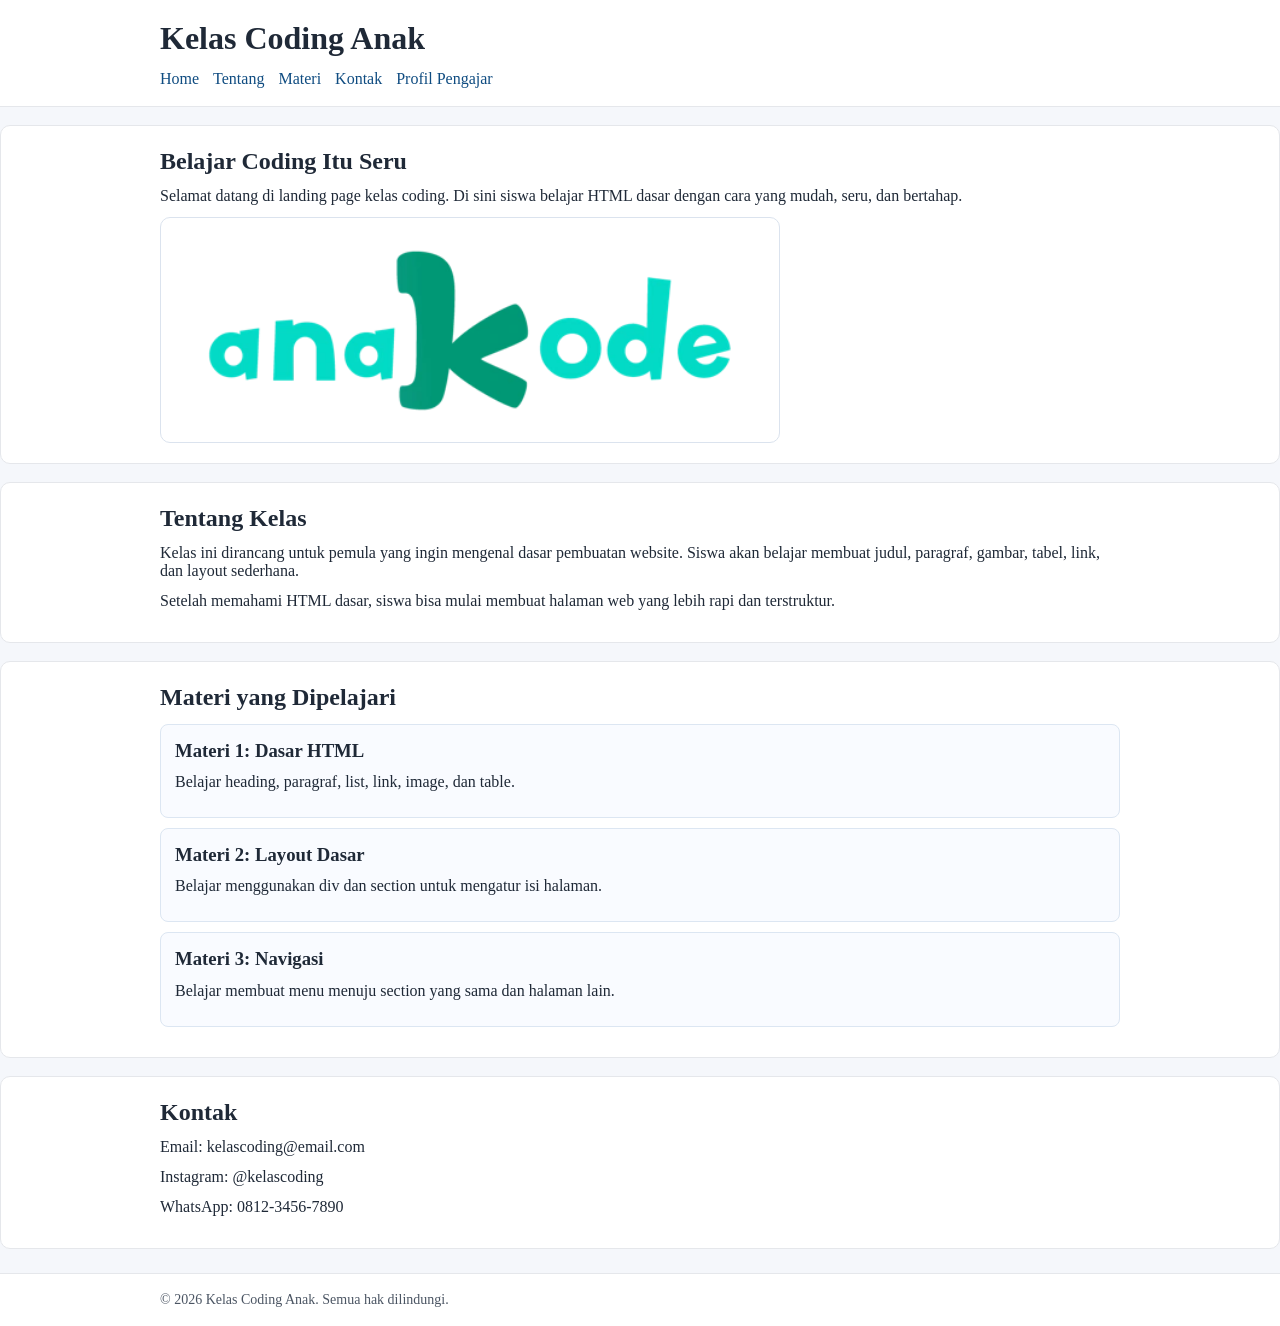
<file: Pertemuan 2/index.html>
<!doctype html>
<html lang="id">
  <head>
    <meta charset="UTF-8" />
    <meta name="viewport" content="width=device-width, initial-scale=1.0" />
    <title>Landing Page Kelas Coding</title>
    <link rel="stylesheet" href="styles.css" />
  </head>
  <body>
    <header>
      <div class="container">
        <h1>Kelas Coding Anak</h1>
        <nav>
          <a href="#home">Home</a>
          <a href="#tentang">Tentang</a>
          <a href="#materi">Materi</a>
          <a href="#kontak">Kontak</a>
          <a href="profile.html">Profil Pengajar</a>
        </nav>
      </div>
    </header>

    <!-- HERO SECTION -->
    <section id="home">
      <div class="container">
        <h2>Belajar Coding Itu Seru</h2>
        <p>
          Selamat datang di landing page kelas coding. Di sini siswa belajar
          HTML dasar dengan cara yang mudah, seru, dan bertahap.
        </p>
        <img
          src="Anakode.webp"
          alt="Banner kelas coding"
          class="hero-image"
        />
      </div>
    </section>

    <!-- TENTANG SECTION -->
    <section id="tentang">
      <div class="container">
        <h2>Tentang Kelas</h2>
        <p>
          Kelas ini dirancang untuk pemula yang ingin mengenal dasar pembuatan
          website. Siswa akan belajar membuat judul, paragraf, gambar, tabel,
          link, dan layout sederhana.
        </p>
        <p>
          Setelah memahami HTML dasar, siswa bisa mulai membuat halaman web yang
          lebih rapi dan terstruktur.
        </p>
      </div>
    </section>

    <!-- MATERI SECTION -->
    <section id="materi">
      <div class="container">
        <h2>Materi yang Dipelajari</h2>

        <div class="card">
          <h3>Materi 1: Dasar HTML</h3>
          <p>Belajar heading, paragraf, list, link, image, dan table.</p>
        </div>

        <div class="card">
          <h3>Materi 2: Layout Dasar</h3>
          <p>Belajar menggunakan div dan section untuk mengatur isi halaman.</p>
        </div>

        <div class="card">
          <h3>Materi 3: Navigasi</h3>
          <p>Belajar membuat menu menuju section yang sama dan halaman lain.</p>
        </div>
      </div>
    </section>

    <!-- KONTAK SECTION -->
    <section id="kontak">
      <div class="container">
        <h2>Kontak</h2>
        <p>Email: kelascoding@email.com</p>
        <p>Instagram: @kelascoding</p>
        <p>WhatsApp: 0812-3456-7890</p>
      </div>
    </section>

    <!-- FOOTER -->
    <footer>
      <div class="container">
        <p>&copy; 2026 Kelas Coding Anak. Semua hak dilindungi.</p>
      </div>
    </footer>
  </body>
</html>
</file>
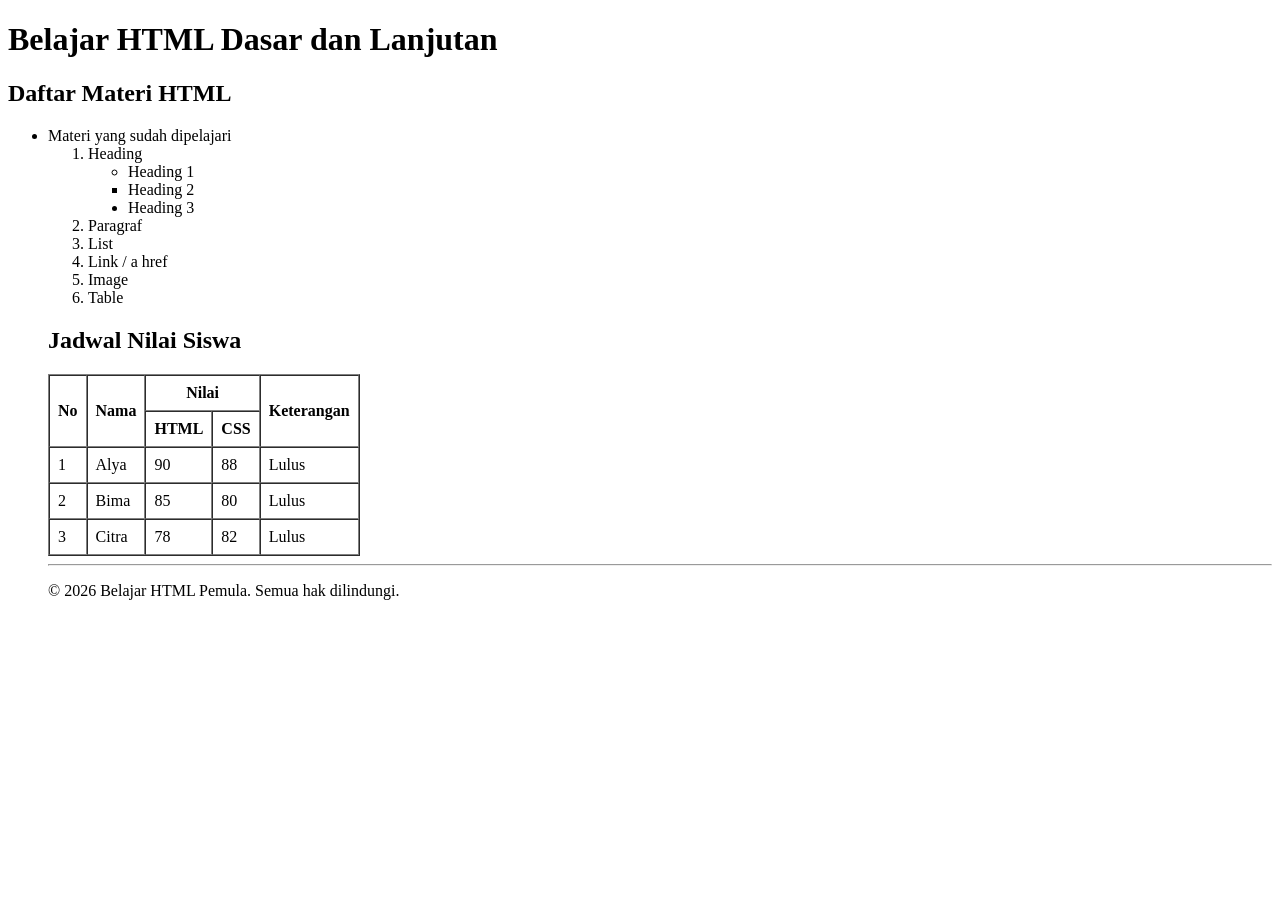
<file: Pertemuan 3/index.html>
<!doctype html>
<html lang="id">
  <head>
    <meta charset="UTF-8" />
    <meta name="viewport" content="width=device-width, initial-scale=1.0" />
    <title>Latihan HTML Lengkap</title>
  </head>
  <body>
    <h1>Belajar HTML Dasar dan Lanjutan</h1>

    <h2>Daftar Materi HTML</h2>
    <ul>
      <li>
        Materi yang sudah dipelajari
        <ol>
          <li>Heading</li>
          <ul>
            <li type="circle">Heading 1</li>
            <li type="Square">Heading 2</li>
            <li type="Disc">Heading 3</li>
          </ul>
          <li>Paragraf</li>
          <li>List</li>
          <li>Link / a href</li>
          <li>Image</li>
          <li>Table</li>
        </ol>
      </li>

    <h2>Jadwal Nilai Siswa</h2>
    <table border="1" cellpadding="8" cellspacing="0">
      <tr>
        <th rowspan="2">No</th>
        <th rowspan="2">Nama</th>
        <th colspan="2">Nilai</th>
        <th rowspan="2">Keterangan</th>
      </tr>
      <tr>
        <th>HTML</th>
        <th>CSS</th>
      </tr>
      <tr>
        <td>1</td>
        <td>Alya</td>
        <td>90</td>
        <td>88</td>
        <td>Lulus</td>
      </tr>
      <tr>
        <td>2</td>
        <td>Bima</td>
        <td>85</td>
        <td>80</td>
        <td>Lulus</td>
      </tr>
      <tr>
        <td>3</td>
        <td>Citra</td>
        <td>78</td>
        <td>82</td>
        <td>Lulus</td>
      </tr>
    </table>

    <hr />

    <footer>
      <p>&copy; 2026 Belajar HTML Pemula. Semua hak dilindungi.</p>
    </footer>
  </body>
</html>
</file>
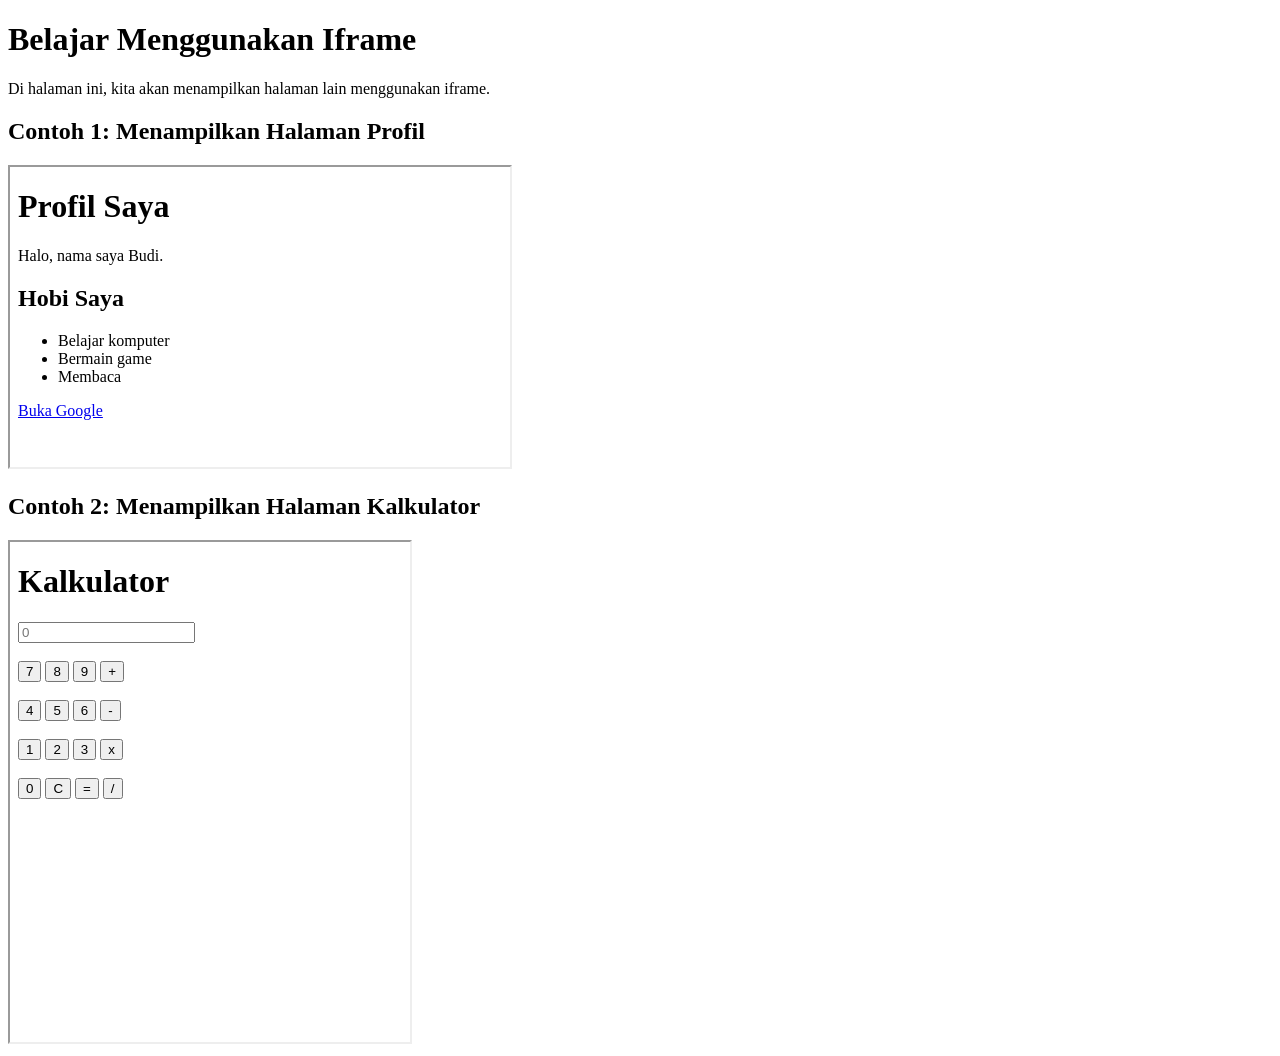
<file: Pertemuan Alt 6/index.html>
<!DOCTYPE html>
<html lang="id">
<head>
  <meta charset="UTF-8">
  <meta name="viewport" content="width=device-width, initial-scale=1.0">
  <title>Belajar Iframe</title>
</head>
<body>

  <h1>Belajar Menggunakan Iframe</h1>

  <p>
    Di halaman ini, kita akan menampilkan halaman lain menggunakan iframe.
  </p>

  <h2>Contoh 1: Menampilkan Halaman Profil</h2>

  <iframe 
    src="profil.html" 
    width="500" 
    height="300"
    title="Halaman Profil">
  </iframe>

  <h2>Contoh 2: Menampilkan Halaman Kalkulator</h2>

  <iframe 
    src="kalkulator.html" 
    width="400" 
    height="500"
    title="Halaman Kalkulator">
  </iframe>

</body>
</html>
</file>
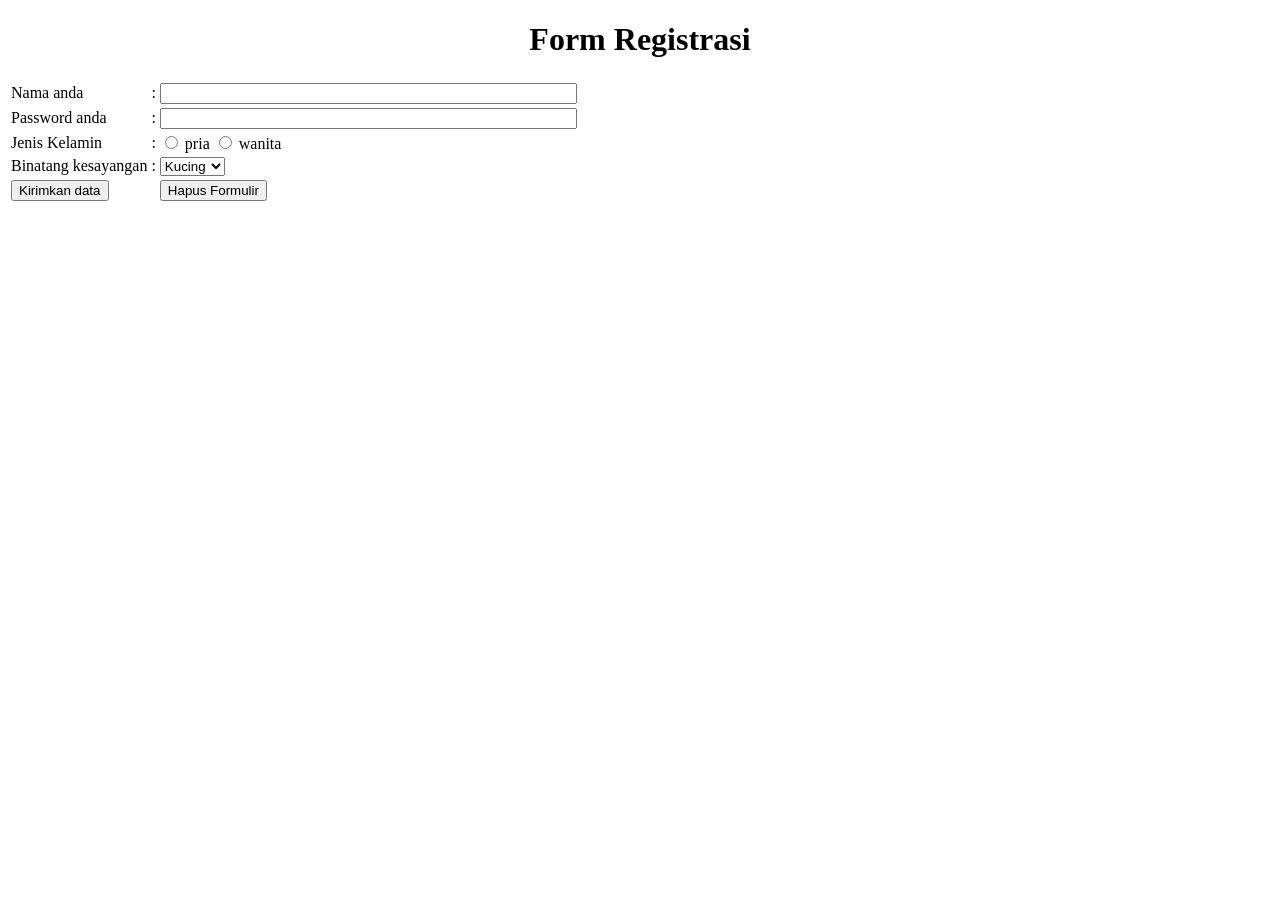
<file: Pertemuan 2/form.html>
<!DOCTYPE html>
<html lang="id">
<head>
  <meta charset="UTF-8">
  <meta name="viewport" content="width=device-width, initial-scale=1.0">
  <title>Form Registrasi</title>
</head>
<body>

  <h1 align="center">Form Registrasi</h1>

  <form>
    <table>
      <tr>
        <td>Nama anda</td>
        <td>:</td>
        <td><input type="text" name="nama" size="50"></td>
      </tr>
      <tr>
        <td>Password anda</td>
        <td>:</td>
        <td><input type="password" name="password" size="50"></td>
      </tr>
      <tr>
        <td>Jenis Kelamin</td>
        <td>:</td>
        <td>
          <input type="radio" name="jk" value="pria"> pria
          <input type="radio" name="jk" value="wanita"> wanita
        </td>
      </tr>
      <tr>
        <td>Binatang kesayangan</td>
        <td>:</td>
        <td>
          <select name="binatang">
            <option>Kucing</option>
            <option>Anjing</option>
            <option>Kelinci</option>
            <option>Burung</option>
          </select>
        </td>
      </tr>
      <tr>
        <td>
          <input type="submit" value="Kirimkan data">
        </td>
        <td></td>
        <td>
          <input type="reset" value="Hapus Formulir">
        </td>
      </tr>
    </table>
  </form>

</body>
</html>
</file>
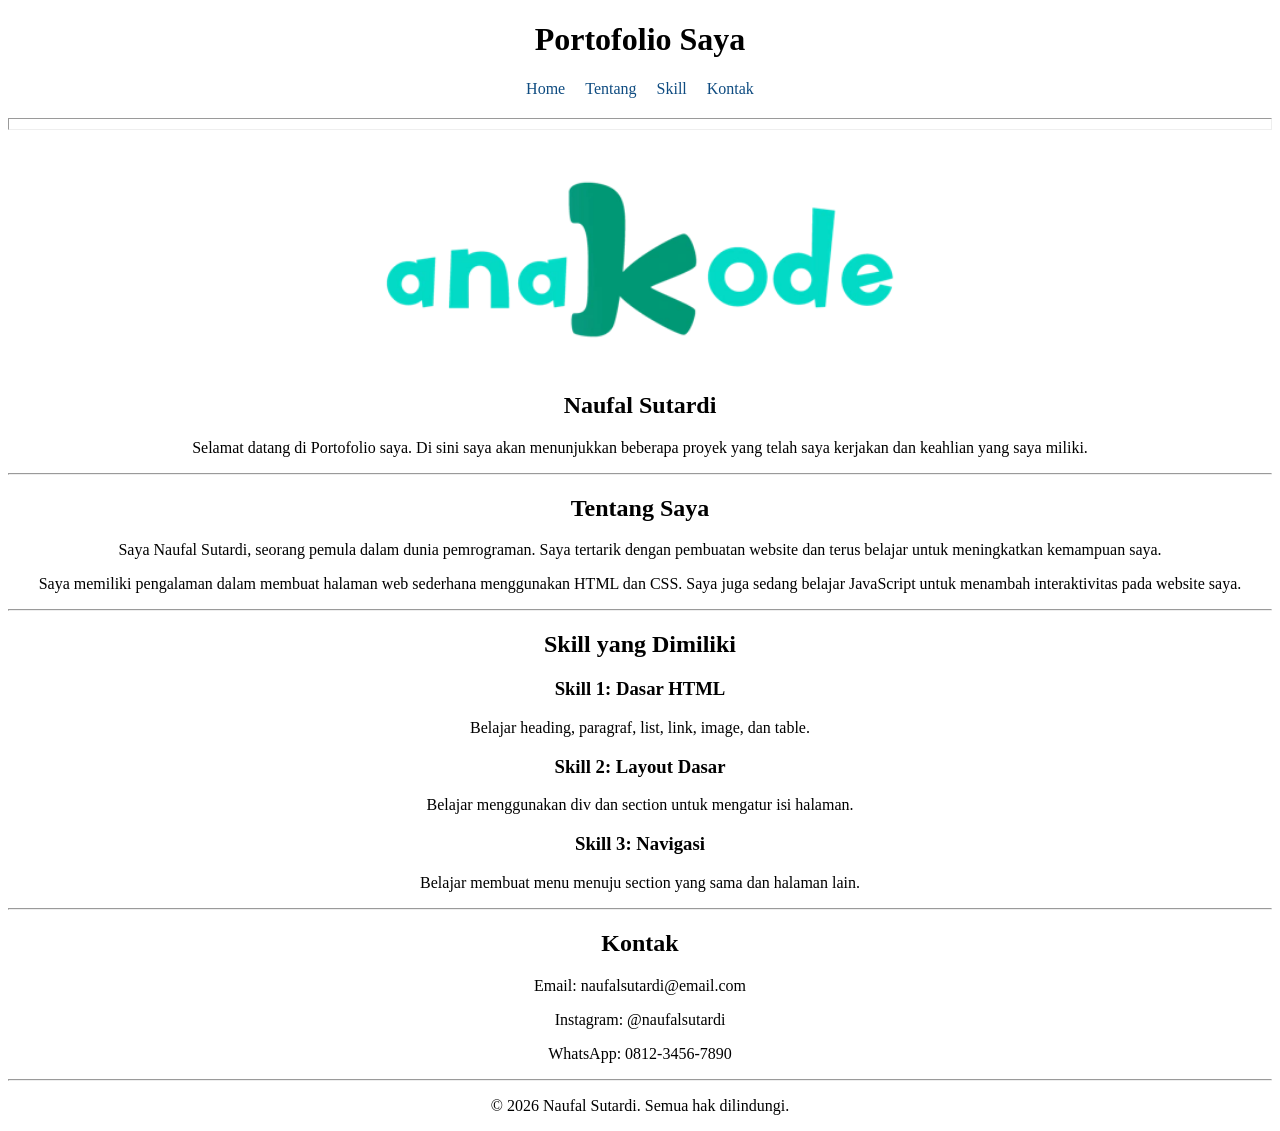
<file: Pertemuan 2/latihan.html>
<!DOCTYPE html>
<html lang="id">
    <head>
        <meta charset="UTF-8">
        <meta name="viewport" content="width=device-width, initial-scale=1.0">
        <title>Portofolio</title>
    </head>

    <body style="text-align: center;">
    <div>
        <h1 style="text-align: center;">Portofolio Saya</h1>
        <nav style="display: flex; gap: 20px; justify-content: center;">
            <a href="#home" style="text-decoration: none; color: #0f4c81;" >Home</a> 
            <a href="#tentang" style="text-decoration: none; color: #0f4c81;" >Tentang</a> 
            <a href="#materi" style="text-decoration: none; color: #0f4c81;" >Skill</a> 
            <a href="#kontak" style="text-decoration: none; color: #0f4c81;" >Kontak</a> 
        </nav>
    </div>

    <hr style="margin: 20px 0; color: #0f4c81; height: 10px;">

    <section id="home">
        <div>
            <img src="Anakode.webp" alt="foto saya" width="600">
        <h2>Naufal Sutardi</h2>
        <p>
            Selamat datang di Portofolio saya. Di sini saya akan menunjukkan 
            beberapa proyek yang telah saya kerjakan dan keahlian yang saya miliki.
        </p>
        </div>
    </section>

    <hr>

    <section id="tentang">
        <div>
        <h2>Tentang Saya</h2>
        <p>
            Saya Naufal Sutardi, seorang pemula dalam dunia pemrograman. 
            Saya tertarik dengan pembuatan website dan terus belajar untuk 
            meningkatkan kemampuan saya.
        </p>
        <p>
            Saya memiliki pengalaman dalam membuat halaman web sederhana menggunakan 
            HTML dan CSS. Saya juga sedang belajar 
            JavaScript untuk menambah interaktivitas pada website saya.
        </p>
        </div>
    </section>

    <hr>

    <section id="materi">
        <div>
        <h2>Skill yang Dimiliki</h2>

        <div>
            <h3>Skill 1: Dasar HTML</h3>
            <p>Belajar heading, paragraf, list, link, image, dan table.</p>
        </div>

        <div>
            <h3>Skill 2: Layout Dasar</h3>
            <p>Belajar menggunakan div dan section untuk mengatur isi halaman.</p>
        </div>

        <div>
            <h3>Skill 3: Navigasi</h3>
            <p>Belajar membuat menu menuju section yang sama dan halaman lain.</p>
        </div>
        </div>
    </section>

    <hr>

    <section id="kontak">
        <div>
        <h2>Kontak</h2>
        <p>Email: naufalsutardi@email.com</p>
        <p>Instagram: @naufalsutardi</p>
        <p>WhatsApp: 0812-3456-7890</p>
        </div>
    </section>

    <hr>

    <div>
        <p>&copy; 2026 Naufal Sutardi. Semua hak dilindungi.</p>
    </div>

    </body>
</html>
</file>
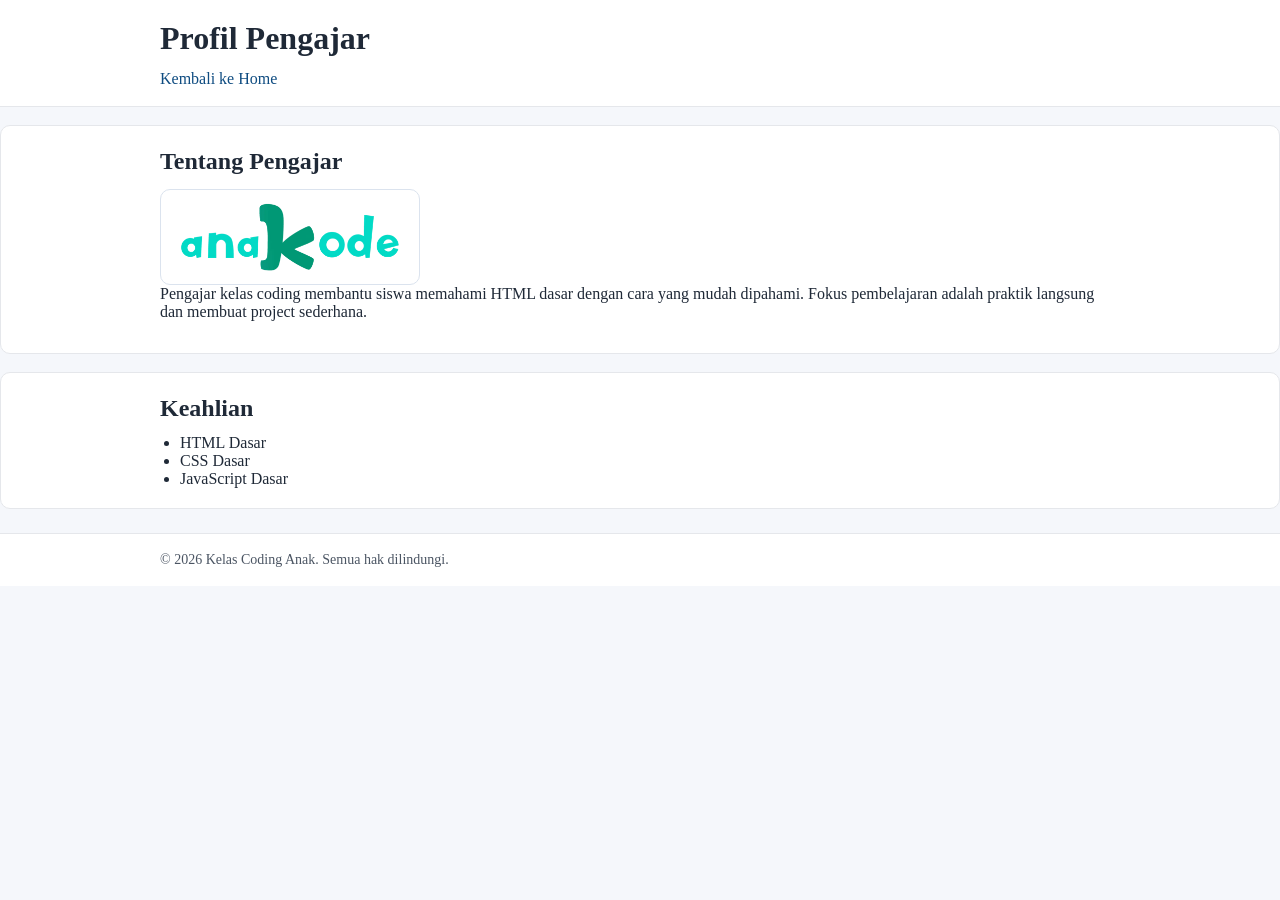
<file: Pertemuan 2/profile.html>
<!doctype html>
<html lang="id">
  <head>
    <meta charset="UTF-8" />
    <meta name="viewport" content="width=device-width, initial-scale=1.0" />
    <title>Profil Pengajar</title>
    <link rel="stylesheet" href="styles.css" />
  </head>
  <body>
    <header>
      <div class="container">
        <h1>Profil Pengajar</h1>
        <nav>
          <a href="index.html">Kembali ke Home</a>
        </nav>
      </div>
    </header>

    <section>
      <div class="container">
        <h2>Tentang Pengajar</h2>
        <img
          src="Anakode.webp"
          alt="Foto pengajar"
          class="profile-image"
        />
        <p>
          Pengajar kelas coding membantu siswa memahami HTML dasar dengan cara
          yang mudah dipahami. Fokus pembelajaran adalah praktik langsung dan
          membuat project sederhana.
        </p>
      </div>
    </section>

    <section>
      <div class="container">
        <h2>Keahlian</h2>
        <ul>
          <li>HTML Dasar</li>
          <li>CSS Dasar</li>
          <li>JavaScript Dasar</li>
        </ul>
      </div>
    </section>

    <footer>
      <div class="container">
        <p>&copy; 2026 Kelas Coding Anak. Semua hak dilindungi.</p>
      </div>
    </footer>
  </body>
</html>
</file>
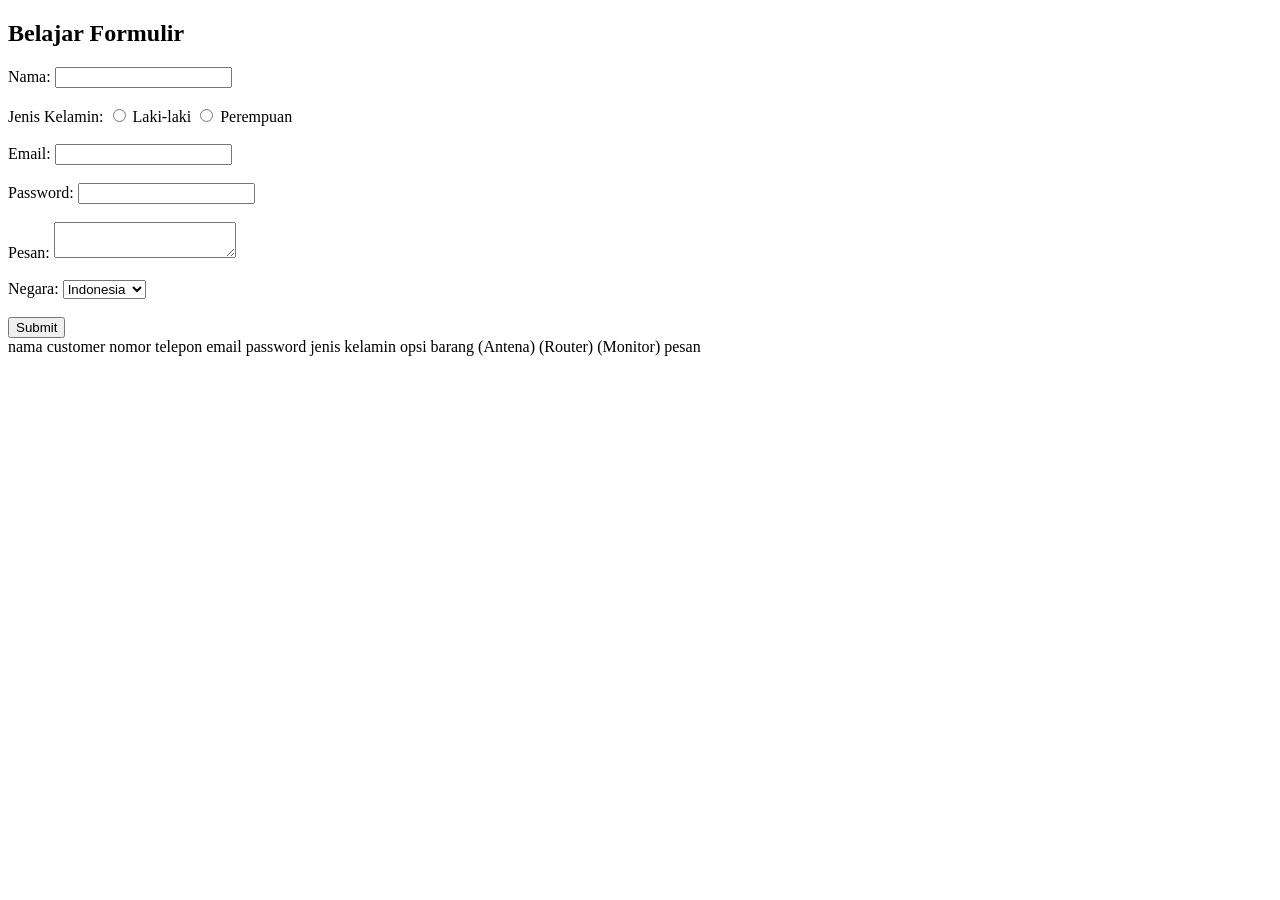
<file: Pertemuan 3/form.html>
<!DOCTYPE html>
<html lang="en">
<head>
    <meta charset="UTF-8">
    <meta name="viewport" content="width=device-width, initial-scale=1.0">
    <title>Review</title>
</head>
<body>
    <h2>Belajar Formulir</h2>
    <form>
        <!-- Form Input -->
        <label>Nama:</label>
        <input type="text"><br><br>

        <label>Jenis Kelamin:</label>
        <input type="radio" id="laki" name="gender" value="laki">
        <label for="laki">Laki-laki</label>
        <input type="radio" id="perempuan" name="gender" value="perempuan">
        <label for="perempuan">Perempuan</label><br><br>

        <label>Email:</label>
        <input type="email"><br><br>

        <label>Password:</label>
        <input type="password"><br><br>

        <label>Pesan:</label>
        <textarea></textarea><br><br>

        <!-- Form Select -->
        <label for="country">Negara:</label>
        <select id="country" name="country">
            <option value="indonesia">Indonesia</option>
            <option value="singapura">Singapura</option>
            <option value="malaysia">Malaysia</option>
        </select><br><br>

        <input type="submit">
    </form>
</body>
</html> 

nama customer 
nomor telepon
email
password
jenis kelamin
opsi barang
    (Antena)
    (Router)
    (Monitor)
pesan
</file>
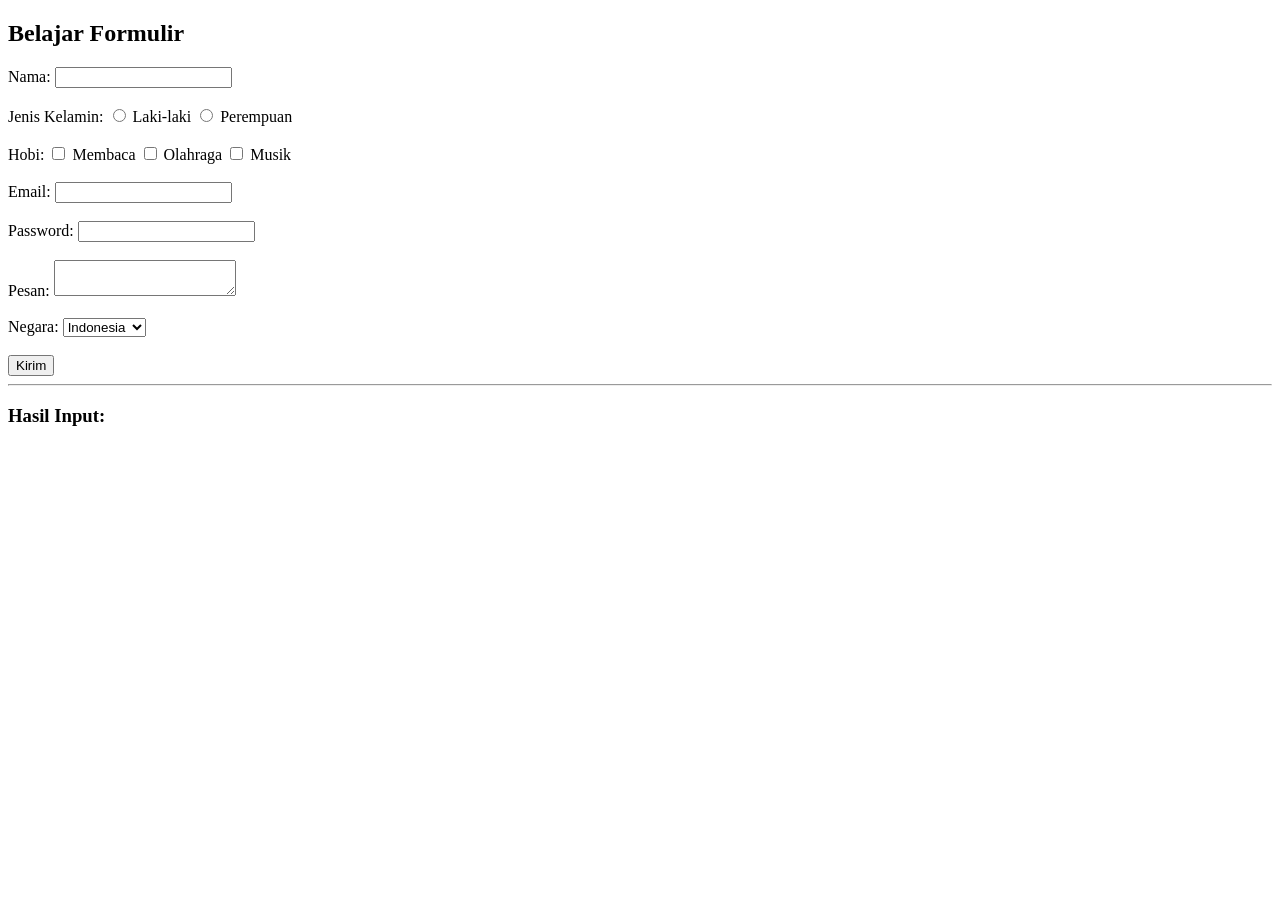
<file: Pertemuan 4/form2.html>
<!DOCTYPE html>
<html lang="en">
<head>
    <meta charset="UTF-8">
    <meta name="viewport" content="width=device-width, initial-scale=1.0">
    <title>Review</title>
</head>
<body>
    <h2>Belajar Formulir</h2>

    <form id="formSiswa">
        <label >Nama:</label>
        <input type="text" id="nama"><br><br>

        <label>Jenis Kelamin:</label>
        <input type="radio" id="laki" name="gender" value="laki-laki">
        <label for="laki">Laki-laki</label>

        <input type="radio" id="perempuan" name="gender" value="perempuan">
        <label for="perempuan">Perempuan</label><br><br>

        <label for="hobi">Hobi:</label>
        <input type="checkbox" id="hobi1" name="hobi" value="Membaca">
        <label for="hobi1">Membaca</label>
        <input type="checkbox" id="hobi2" name="hobi" value="Olahraga">
        <label for="hobi2">Olahraga</label> 
        <input type="checkbox" id="hobi3" name="hobi" value="Musik">
        <label for="hobi3">Musik</label><br><br>

        <label>Email:</label>
        <input type="email" id="email"><br><br>

        <label>Password:</label>
        <input type="password" id="password"><br><br>

        <label>Pesan:</label>
        <textarea id="pesan"></textarea><br><br>

        <label for="country">Negara:</label>
        <select id="country" name="country">
            <option value="Indonesia">Indonesia</option>
            <option value="Singapura">Singapura</option>
            <option value="Malaysia">Malaysia</option>
        </select><br><br>

        <input type="submit" value="Kirim">
    </form>

    <hr>

    <h3>Hasil Input:</h3>
    <div id="hasil"></div>

    <script>
        const form = document.getElementById("formSiswa");

        form.addEventListener("submit", function(event) {
            event.preventDefault();

            const nama = document.getElementById("nama").value;
            const email = document.getElementById("email").value;
            const password = document.getElementById("password").value;
            const pesan = document.getElementById("pesan").value;
            const negara = document.getElementById("country").value;

            const genderDipilih = document.querySelector('input[name="gender"]:checked');

            let gender = "";
            if (genderDipilih) {
                gender = genderDipilih.value;
            } else {
                gender = "Belum dipilih";
            }

            const hobiDipilih = document.querySelectorAll('input[name="hobi"]:checked');
            let hobi = []; // Array untuk menyimpan hobi yang dipilih 
            hobiDipilih.forEach(function(hobiElement) {
                hobi.push(hobiElement.value);
            });

            document.getElementById("hasil").innerHTML = `
                <p><strong>Nama:</strong> ${nama}</p>
                <p><strong>Jenis Kelamin:</strong> ${gender}</p>
                <p><strong>Email:</strong> ${email}</p>
                <p><strong>Password:</strong> ${password}</p>
                <p><strong>Hobi:</strong> ${hobi.join(", ")}</p>
                <p><strong>Pesan:</strong> ${pesan}</p>
                <p><strong>Negara:</strong> ${negara}</p>
            `;
        });
    </script>
</body>
</html>
</file>
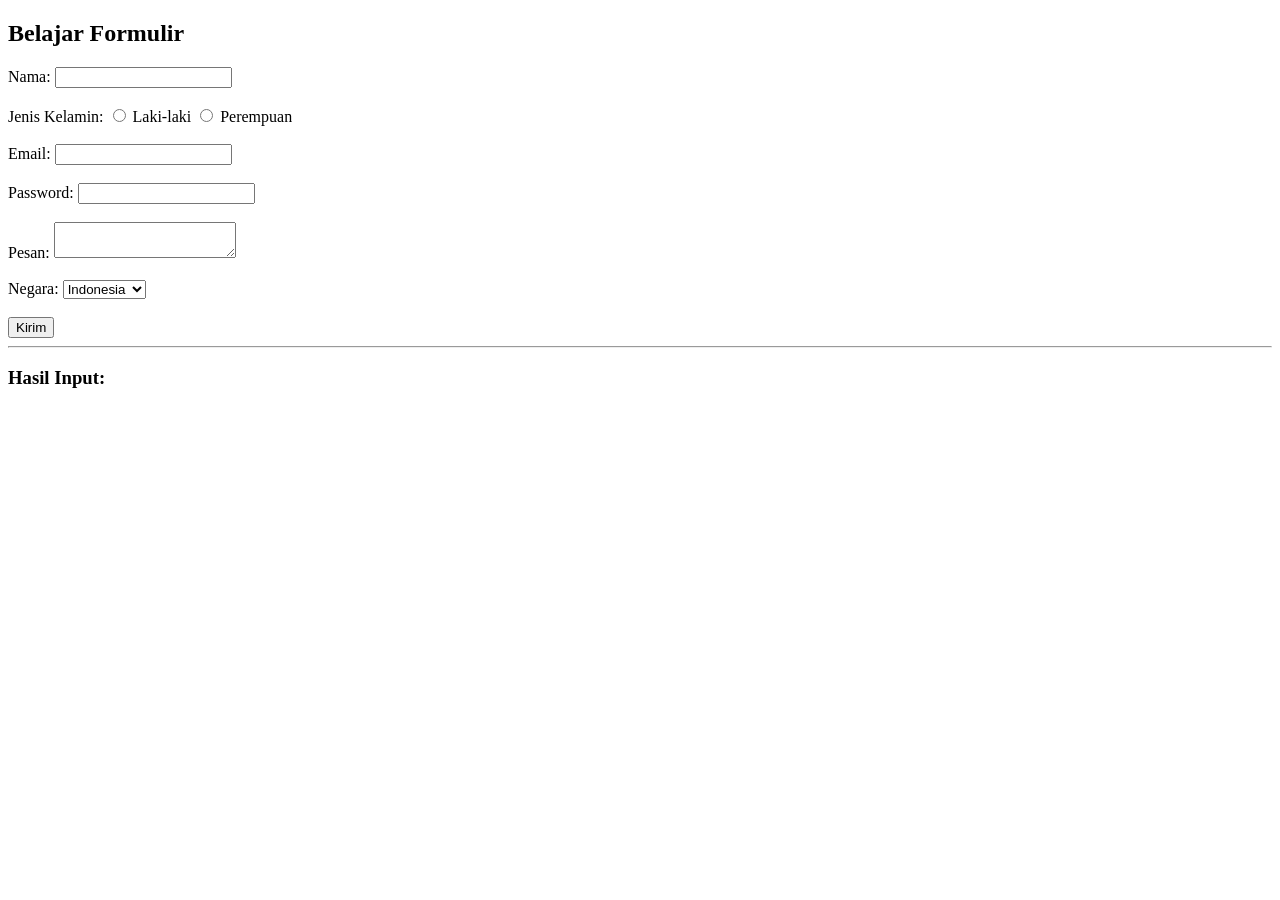
<file: Pertemuan 4/formtabel.html>
<!DOCTYPE html>
<html lang="en">
<head>
    <meta charset="UTF-8">
    <meta name="viewport" content="width=device-width, initial-scale=1.0">
    <title>Review</title>
</head>
<body>
    <h2>Belajar Formulir</h2>

    <form id="formSiswa">
        <label>Nama:</label>
        <input type="text" id="nama"><br><br>

        <label>Jenis Kelamin:</label>
        <input type="radio" id="laki" name="gender" value="Laki-laki">
        <label for="laki">Laki-laki</label>

        <input type="radio" id="perempuan" name="gender" value="Perempuan">
        <label for="perempuan">Perempuan</label><br><br>

        <label>Email:</label>
        <input type="email" id="email"><br><br>

        <label>Password:</label>
        <input type="password" id="password"><br><br>

        <label>Pesan:</label>
        <textarea id="pesan"></textarea><br><br>

        <label for="country">Negara:</label>
        <select id="country" name="country">
            <option value="Indonesia">Indonesia</option>
            <option value="Singapura">Singapura</option>
            <option value="Malaysia">Malaysia</option>
        </select><br><br>

        <input type="submit" value="Kirim">
    </form>

    <hr>

    <h3>Hasil Input:</h3>
    <div id="hasil"></div>

    <script>
        const form = document.getElementById("formSiswa");

        form.addEventListener("submit", function(event) {
            event.preventDefault();

            const nama = document.getElementById("nama").value;
            const email = document.getElementById("email").value;
            const password = document.getElementById("password").value;
            const pesan = document.getElementById("pesan").value;
            const negara = document.getElementById("country").value;

            const genderDipilih = document.querySelector('input[name="gender"]:checked');

            let gender = "";
            if (genderDipilih) {
                gender = genderDipilih.value;
            } else {
                gender = "Belum dipilih";
            }

            document.getElementById("hasil").innerHTML = `
                <p><strong>Nama:</strong> ${nama}</p>
                <p><strong>Jenis Kelamin:</strong> ${gender}</p>
                <p><strong>Email:</strong> ${email}</p>
                <p><strong>Password:</strong> ${password}</p>
                <p><strong>Pesan:</strong> ${pesan}</p>
                <p><strong>Negara:</strong> ${negara}</p>
            `;
        });
    </script>
</body>
</html>
</file>
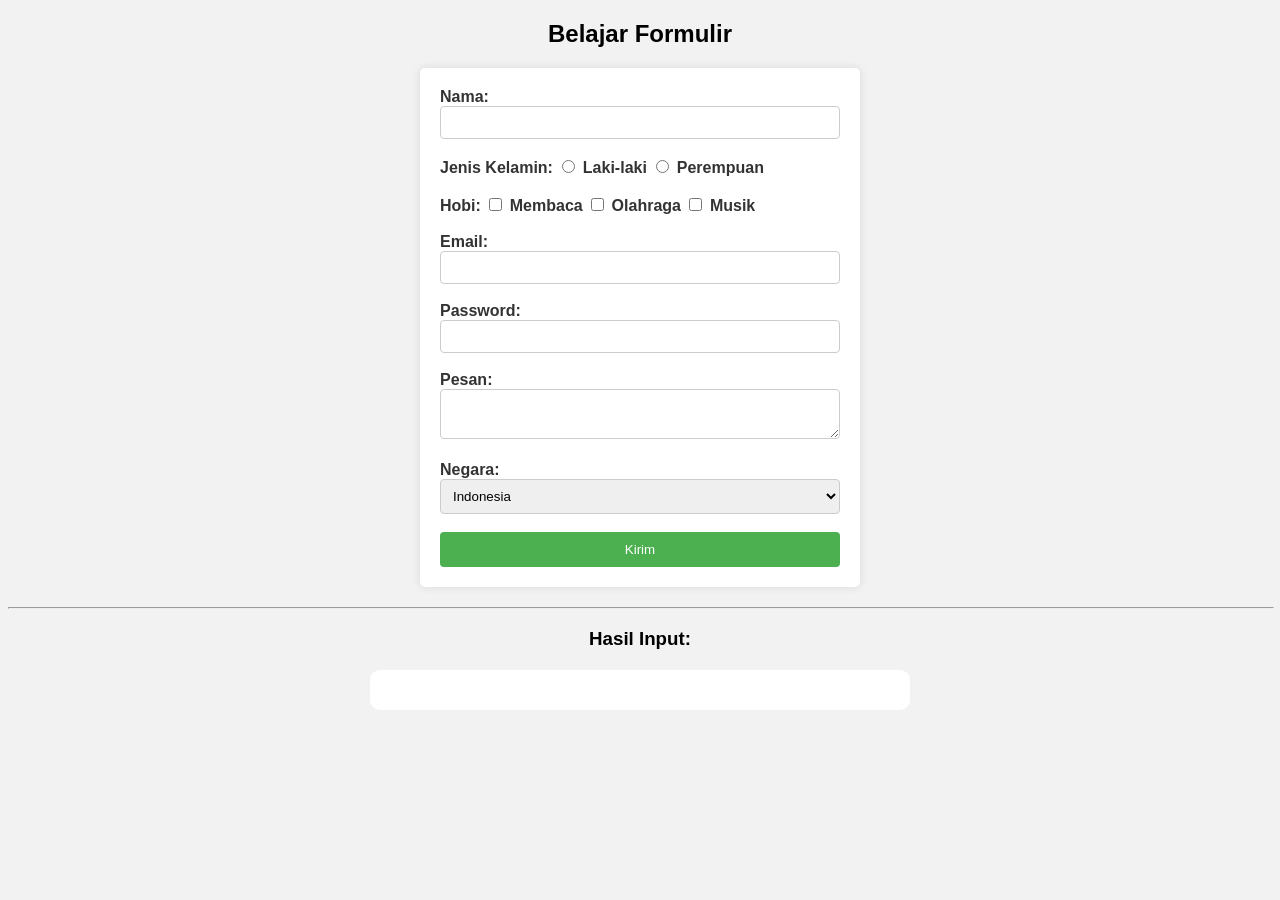
<file: Pertemuan 5/form2.html>
<!DOCTYPE html>
<html lang="en">
<head>
    <meta charset="UTF-8">
    <meta name="viewport" content="width=device-width, initial-scale=1.0">
    <title>Review</title>
    <link rel="stylesheet" href="style.css">
</head>
<body>
    <h2>Belajar Formulir</h2>

    <form id="formSiswa">
        <label >Nama:</label>
        <input type="text" id="nama"><br><br>

        <label>Jenis Kelamin:</label>
        <input type="radio" id="laki" name="gender" value="laki-laki">
        <label for="laki">Laki-laki</label>

        <input type="radio" id="perempuan" name="gender" value="perempuan">
        <label for="perempuan">Perempuan</label><br><br>

        <label for="hobi">Hobi:</label>
        <input type="checkbox" id="hobi1" name="hobi" value="Membaca">
        <label for="hobi1">Membaca</label>
        <input type="checkbox" id="hobi2" name="hobi" value="Olahraga">
        <label for="hobi2">Olahraga</label> 
        <input type="checkbox" id="hobi3" name="hobi" value="Musik">
        <label for="hobi3">Musik</label><br><br>

        <label>Email:</label>
        <input type="email" id="email"><br><br>

        <label>Password:</label>
        <input type="password" id="password"><br><br>

        <label>Pesan:</label>
        <textarea id="pesan"></textarea><br><br>

        <label for="country">Negara:</label>
        <select id="country" name="country">
            <option value="Indonesia">Indonesia</option>
            <option value="Singapura">Singapura</option>
            <option value="Malaysia">Malaysia</option>
        </select><br><br>

        <input type="submit" value="Kirim">
    </form>

    <hr>

    <h3>Hasil Input:</h3>
    <div id="hasil"></div>

    <script>
        const form = document.getElementById("formSiswa");

        form.addEventListener("submit", function(event) {
            event.preventDefault();

            const nama = document.getElementById("nama").value;
            const email = document.getElementById("email").value;
            const password = document.getElementById("password").value;
            const pesan = document.getElementById("pesan").value;
            const negara = document.getElementById("country").value;

            const genderDipilih = document.querySelector('input[name="gender"]:checked');

            let gender = "";
            if (genderDipilih) {
                gender = genderDipilih.value;
            } else {
                gender = "Belum dipilih";
            }

            const hobiDipilih = document.querySelectorAll('input[name="hobi"]:checked');
            let hobi = []; // Array untuk menyimpan hobi yang dipilih 
            hobiDipilih.forEach(function(hobiElement) {
                hobi.push(hobiElement.value);
            });

            document.getElementById("hasil").innerHTML = `
                <p><strong>Nama:</strong> ${nama}</p>
                <p><strong>Jenis Kelamin:</strong> ${gender}</p>
                <p><strong>Email:</strong> ${email}</p>
                <p><strong>Password:</strong> ${password}</p>
                <p><strong>Hobi:</strong> ${hobi.join(", ")}</p>
                <p><strong>Pesan:</strong> ${pesan}</p>
                <p><strong>Negara:</strong> ${negara}</p>
            `;
        });
    </script>
</body>
</html>
</file>
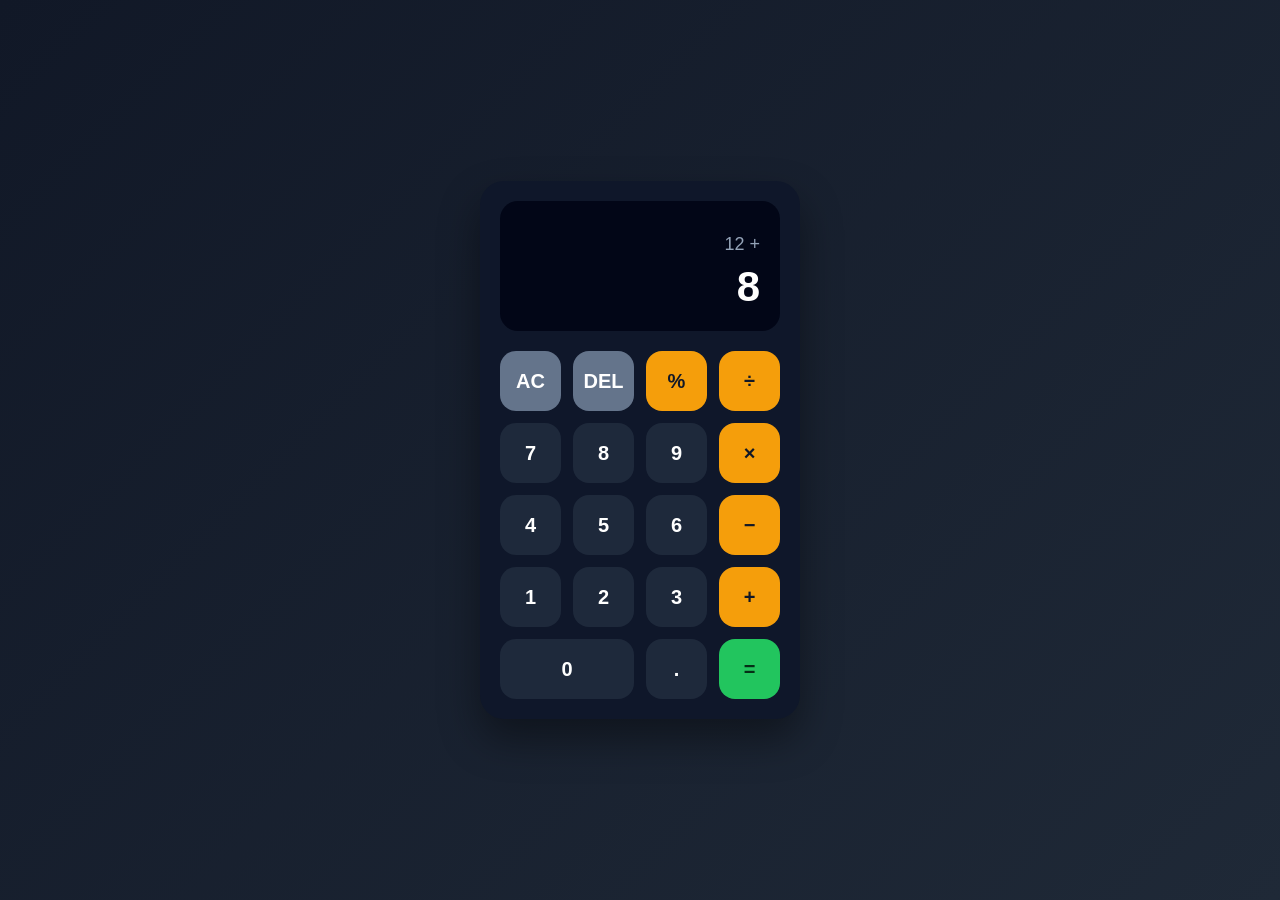
<file: Pertemuan 6/kalkulator.html>
<!DOCTYPE html>
<html lang="id">
<head>
  <meta charset="UTF-8" />
  <meta name="viewport" content="width=device-width, initial-scale=1.0" />

  <title>Kalkulator Basic</title>

  <link rel="stylesheet" href="style.css" />
</head>
<body>

  <main class="container">
    <section class="calculator">
      <div class="display">
        <p class="previous-number">12 +</p>
        <h1 class="current-number">8</h1>
      </div>

      <div class="buttons">
        <button class="btn function">AC</button>
        <button class="btn function">DEL</button>
        <button class="btn operator">%</button>
        <button class="btn operator">÷</button>

        <button class="btn number">7</button>
        <button class="btn number">8</button>
        <button class="btn number">9</button>
        <button class="btn operator">×</button>

        <button class="btn number">4</button>
        <button class="btn number">5</button>
        <button class="btn number">6</button>
        <button class="btn operator">−</button>

        <button class="btn number">1</button>
        <button class="btn number">2</button>
        <button class="btn number">3</button>
        <button class="btn operator">+</button>

        <button class="btn number zero">0</button>
        <button class="btn number">.</button>
        <button class="btn equal">=</button>
      </div>
    </section>
  </main>

</body>
</html>
</file>
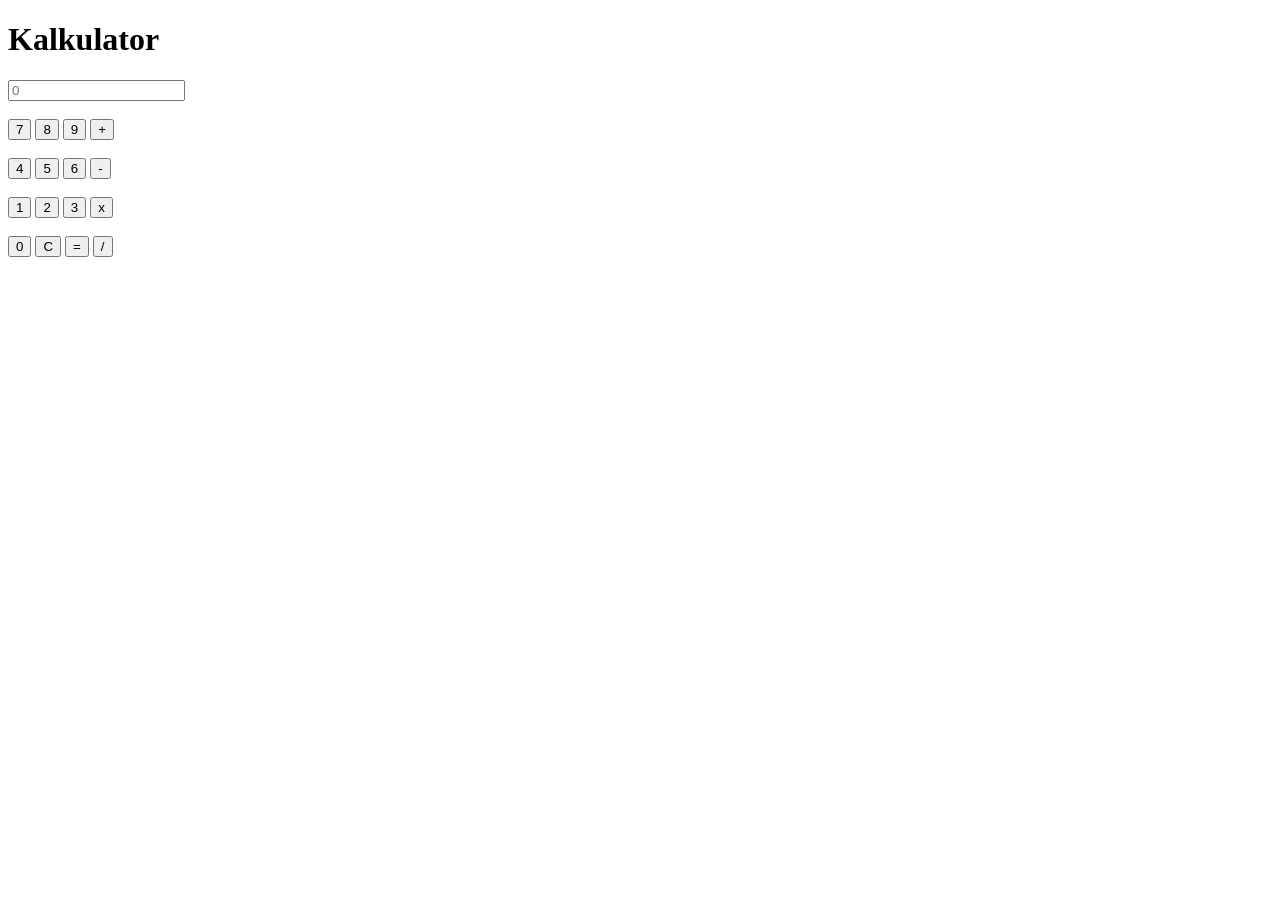
<file: Pertemuan Alt 6/kalkulator.html>
<!DOCTYPE html>
<html lang="id">
<head>
  <meta charset="UTF-8">
  <title>Kalkulator Sederhana</title>
</head>
<body>

  <h1>Kalkulator</h1>

  <input type="text" placeholder="0">

  <br><br>

  <button>7</button>
  <button>8</button>
  <button>9</button>
  <button>+</button>

  <br><br>

  <button>4</button>
  <button>5</button>
  <button>6</button>
  <button>-</button>

  <br><br>

  <button>1</button>
  <button>2</button>
  <button>3</button>
  <button>x</button>

  <br><br>

  <button>0</button>
  <button>C</button>
  <button>=</button>
  <button>/</button>

</body>
</html>
</file>
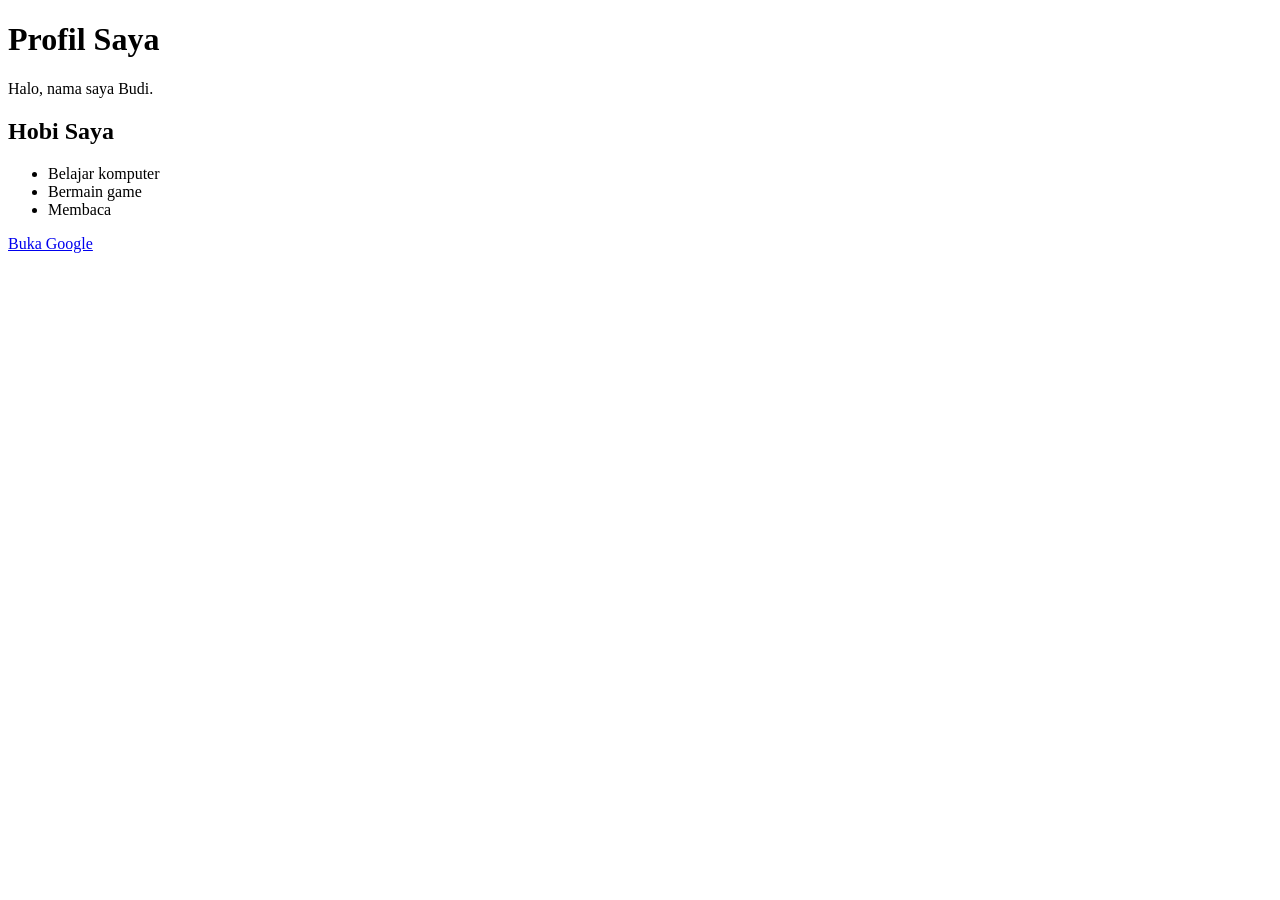
<file: Pertemuan Alt 6/profil.html>
<!DOCTYPE html>
<html lang="id">
<head>
  <meta charset="UTF-8">
  <title>Profil Saya</title>
</head>
<body>

  <h1>Profil Saya</h1>

  <p>Halo, nama saya Budi.</p>

  <h2>Hobi Saya</h2>
  <ul>
    <li>Belajar komputer</li>
    <li>Bermain game</li>
    <li>Membaca</li>
  </ul>

  <a href="https://www.google.com">Buka Google</a>

</body>
</html>
</file>
<file: Pertemuan 2/styles.css>
* {
  box-sizing: border-box;
}

body {
  margin: 0;
  color: #1f2937;
  background: #f5f7fb;
}

.container {
  width: min(960px, 92%);
  margin: 0 auto;
}

header,
footer {
  background: #ffffff;
  border-bottom: 1px solid #e5e7eb;
}

header .container,
footer .container {
  padding: 18px 0;
}

h1,
h2,
h3 {
  margin: 0 0 10px;
  line-height: 1.3;
}

p {
  margin: 0 0 12px;
}

nav a {
  color: #0f4c81;
  text-decoration: none;
  margin-right: 10px;
  font-weight: 500;
}

nav a:hover {
  text-decoration: underline;
}

section {
  background: #ffffff;
  border: 1px solid #e5e7eb;
  border-radius: 10px;
  margin: 18px 0;
  padding: 20px;
}

.hero-image,
.profile-image {
  width: 100%;
  max-width: 620px;
  height: auto;
  display: block;
  border-radius: 10px;
  border: 1px solid #dbe3ee;
  margin-top: 12px;
}

.profile-image {
  max-width: 260px;
}

.card {
  background: #f9fbff;
  border: 1px solid #dce6f2;
  border-radius: 8px;
  padding: 14px;
  margin: 10px 0;
}

ul {
  margin: 0;
  padding-left: 20px;
}

footer {
  margin-top: 24px;
  border-top: 1px solid #e5e7eb;
  border-bottom: none;
}

footer p {
  margin: 0;
  color: #4b5563;
  font-size: 14px;
}
</file>
<file: Pertemuan 5/style.css>
body{
    background-color: #f2f2f2;
    font-family: Arial, sans-serif;
}

h2, h3{
    text-align: center;
}

#formSiswa{
    background-color: #fff;
    padding: 20px;
    border-radius: 5px;
    box-shadow: 0 0 10px rgba(0,0,0,0.1);
    max-width: 400px;
    margin: 20px auto;
}

label{
    font-weight: bold;
    color: #333;
}

input[type="text"],
input[type="email"],
input[type="password"],
textarea,
select{
    width: 100%;
    padding: 8px;
    border: 1px solid #ccc;
    border-radius: 4px;
    box-sizing: border-box;
}

textarea{
    height: 50px;
}

input[type="submit"]{
    background-color: #4CAF50;
    color: white;
    padding: 10px 20px;
    border: none;
    border-radius: 4px;
    cursor: pointer;
    width: 100%;
}

input[type="submit"]:hover{
    background-color: #348038;
}

#hasil{
    background-color: white;
    width: 500px;
    margin: 20px auto;
    padding: 20px;
    border-radius: 10px;
}

hr{
    width: 100%;
}
</file>
<file: Pertemuan 6/style.css>
* {
  margin: 0;
  padding: 0;
  box-sizing: border-box;
}

body {
  min-height: 100vh;
  font-family: Arial, sans-serif;
  background: linear-gradient(135deg, #111827, #1f2937);
  color: #ffffff;
}

.container {
  min-height: 100vh;
  display: flex;
  justify-content: center;
  align-items: center;
}

/* Card utama kalkulator */
.calculator {
  width: 320px;
  background-color: #0f172a;
  padding: 20px;
  border-radius: 24px;
  box-shadow: 0 20px 40px rgba(0, 0, 0, 0.4);
}

/* Bagian layar kalkulator */
.display {
  height: 130px;
  background-color: #020617;
  border-radius: 18px;
  padding: 20px;
  margin-bottom: 20px;

  display: flex;
  flex-direction: column;
  justify-content: flex-end;
  align-items: flex-end;
}

.previous-number {
  font-size: 18px;
  color: #94a3b8;
  margin-bottom: 8px;
}

.current-number {
  font-size: 42px;
  color: #ffffff;
}

/* Area tombol */
.buttons {
  display: grid;
  grid-template-columns: repeat(4, 1fr);
  gap: 12px;
}

/* Style umum tombol */
.btn {
  height: 60px;
  border: none;
  border-radius: 16px;
  font-size: 20px;
  font-weight: bold;
  cursor: pointer;
  background-color: #1e293b;
  color: #ffffff;
  transition: 0.2s;
}

.btn:hover {
  background-color: #334155;
  transform: scale(1.04);
}

/* Tombol angka */
.number {
  background-color: #1e293b;
}

/* Tombol operator */
.operator {
  background-color: #f59e0b;
  color: #111827;
}

.operator:hover {
  background-color: #d97706;
}

/* Tombol fungsi AC dan DEL */
.function {
  background-color: #64748b;
  color: #ffffff;
}

.function:hover {
  background-color: #475569;
}

/* Tombol sama dengan */
.equal {
  background-color: #22c55e;
  color: #052e16;
}

.equal:hover {
  background-color: #16a34a;
}

/* Tombol 0 dibuat lebih lebar */
.zero {
  grid-column: span 2;
}

/* Responsive untuk layar kecil */
@media (max-width: 400px) {
  .calculator {
    width: 90%;
  }

  .btn {
    height: 55px;
    font-size: 18px;
  }

  .current-number {
    font-size: 36px;
  }
}
</file>
